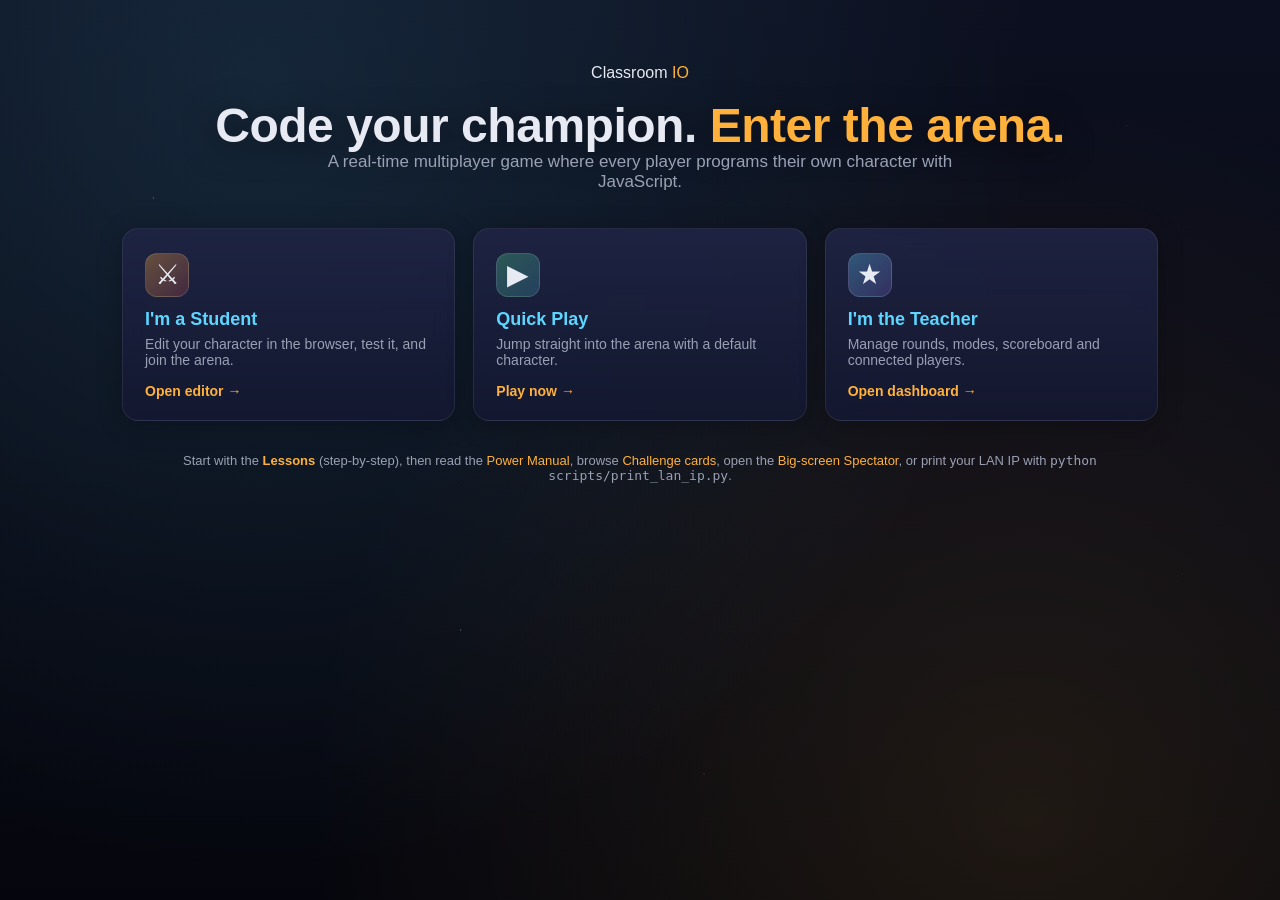
<file: static/index.html>
<!DOCTYPE html>
<html lang="en">
<head>
  <meta charset="utf-8" />
  <meta name="viewport" content="width=device-width, initial-scale=1" />
  <title>Classroom IO Game</title>
  <link rel="stylesheet" href="/static/styles.css" />
</head>
<body class="splash-bg">
  <div class="splash-stars" aria-hidden="true"></div>
  <main class="home splash">
    <header class="splash-head">
      <div class="brand-pill">
        <span class="brand-dot"></span>
        <span>Classroom <span class="accent">IO</span></span>
      </div>
      <h1 class="splash-title">Code your champion. <span class="accent">Enter the arena.</span></h1>
      <p class="lede">A real-time multiplayer game where every player programs their own character with JavaScript.</p>
    </header>

    <div class="cards splash-cards">
      <a class="card splash-card sc-student" href="/student">
        <div class="sc-icon">⚔</div>
        <h2>I'm a Student</h2>
        <p>Edit your character in the browser, test it, and join the arena.</p>
        <span class="sc-cta">Open editor →</span>
      </a>
      <a class="card splash-card sc-play" href="/game">
        <div class="sc-icon">▶</div>
        <h2>Quick Play</h2>
        <p>Jump straight into the arena with a default character.</p>
        <span class="sc-cta">Play now →</span>
      </a>
      <a class="card splash-card sc-teacher" href="/teacher">
        <div class="sc-icon">★</div>
        <h2>I'm the Teacher</h2>
        <p>Manage rounds, modes, scoreboard and connected players.</p>
        <span class="sc-cta">Open dashboard →</span>
      </a>
    </div>

    <footer class="splash-foot">
      Start with the <a href="/lessons"><strong>Lessons</strong></a> (step-by-step),
      then read the <a href="/manual">Power Manual</a>, browse
      <a href="/challenges">Challenge cards</a>, open the
      <a href="/spectator">Big-screen Spectator</a>, or print your LAN IP with
      <code>python scripts/print_lan_ip.py</code>.
    </footer>
  </main>
</body>
</html>
</file>
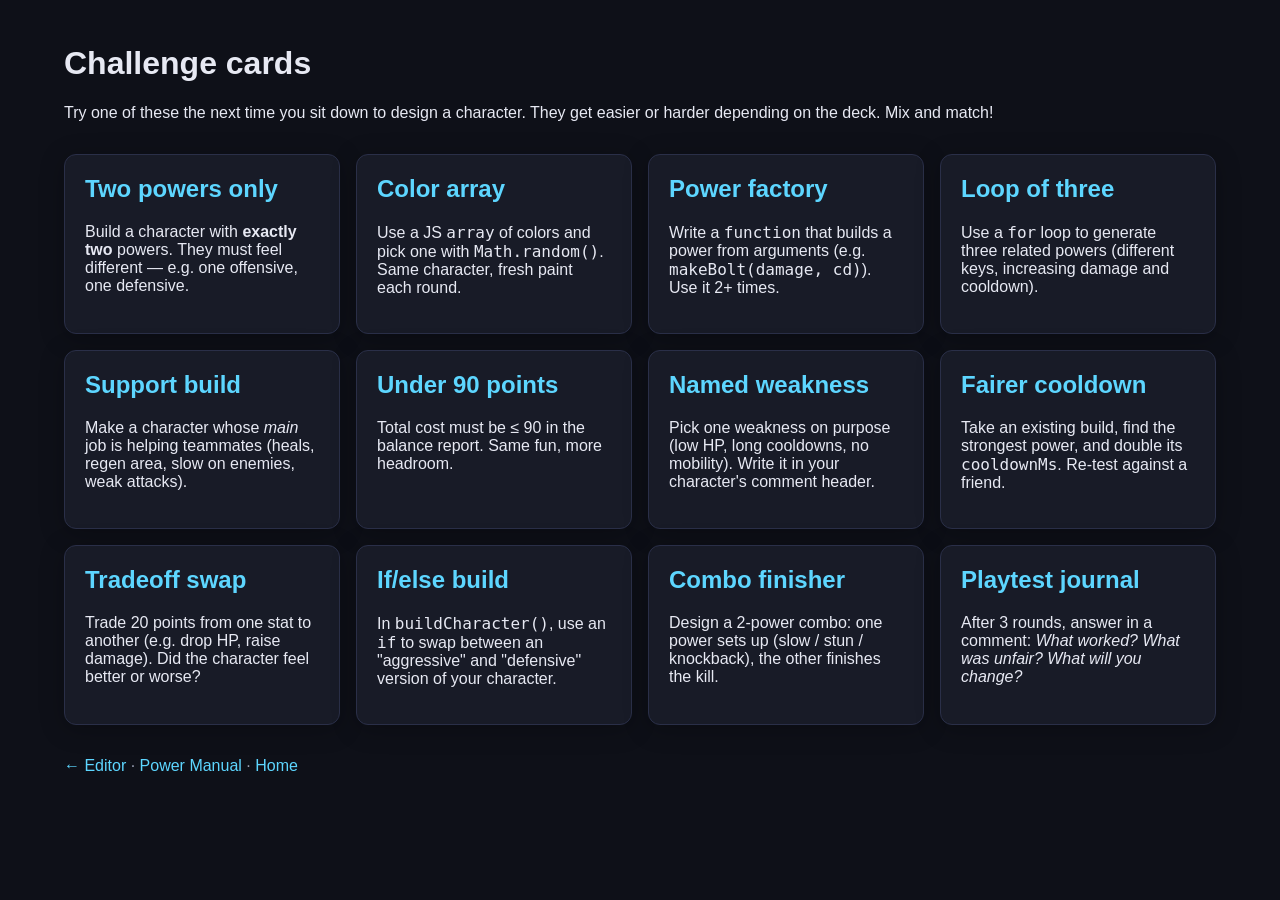
<file: static/challenges.html>
<!DOCTYPE html>
<html lang="en">
<head>
  <meta charset="utf-8" />
  <meta name="viewport" content="width=device-width, initial-scale=1" />
  <title>Challenges · Classroom IO Game</title>
  <link rel="stylesheet" href="/static/styles.css" />
</head>
<body>
  <main class="page">
    <h1>Challenge cards</h1>
    <p>Try one of these the next time you sit down to design a character. They
       get easier or harder depending on the deck. Mix and match!</p>

    <div class="cards">
      <div class="card"><h2>Two powers only</h2>
        <p>Build a character with <strong>exactly two</strong> powers. They must
           feel different — e.g. one offensive, one defensive.</p></div>
      <div class="card"><h2>Color array</h2>
        <p>Use a JS <code>array</code> of colors and pick one with
           <code>Math.random()</code>. Same character, fresh paint each round.</p></div>
      <div class="card"><h2>Power factory</h2>
        <p>Write a <code>function</code> that builds a power from arguments
           (e.g. <code>makeBolt(damage, cd)</code>). Use it 2+ times.</p></div>
      <div class="card"><h2>Loop of three</h2>
        <p>Use a <code>for</code> loop to generate three related powers
           (different keys, increasing damage and cooldown).</p></div>
      <div class="card"><h2>Support build</h2>
        <p>Make a character whose <em>main</em> job is helping teammates
           (heals, regen area, slow on enemies, weak attacks).</p></div>
      <div class="card"><h2>Under 90 points</h2>
        <p>Total cost must be ≤ 90 in the balance report. Same fun, more
           headroom.</p></div>
      <div class="card"><h2>Named weakness</h2>
        <p>Pick one weakness on purpose (low HP, long cooldowns, no mobility).
           Write it in your character's comment header.</p></div>
      <div class="card"><h2>Fairer cooldown</h2>
        <p>Take an existing build, find the strongest power, and double its
           <code>cooldownMs</code>. Re-test against a friend.</p></div>
      <div class="card"><h2>Tradeoff swap</h2>
        <p>Trade 20 points from one stat to another (e.g. drop HP, raise
           damage). Did the character feel better or worse?</p></div>
      <div class="card"><h2>If/else build</h2>
        <p>In <code>buildCharacter()</code>, use an <code>if</code> to swap
           between an "aggressive" and "defensive" version of your character.</p></div>
      <div class="card"><h2>Combo finisher</h2>
        <p>Design a 2-power combo: one power sets up (slow / stun / knockback),
           the other finishes the kill.</p></div>
      <div class="card"><h2>Playtest journal</h2>
        <p>After 3 rounds, answer in a comment:
           <em>What worked? What was unfair? What will you change?</em></p></div>
    </div>

    <p class="footer">
      <a href="/student">&larr; Editor</a> · <a href="/manual">Power Manual</a> · <a href="/">Home</a>
    </p>
  </main>
</body>
</html>
</file>
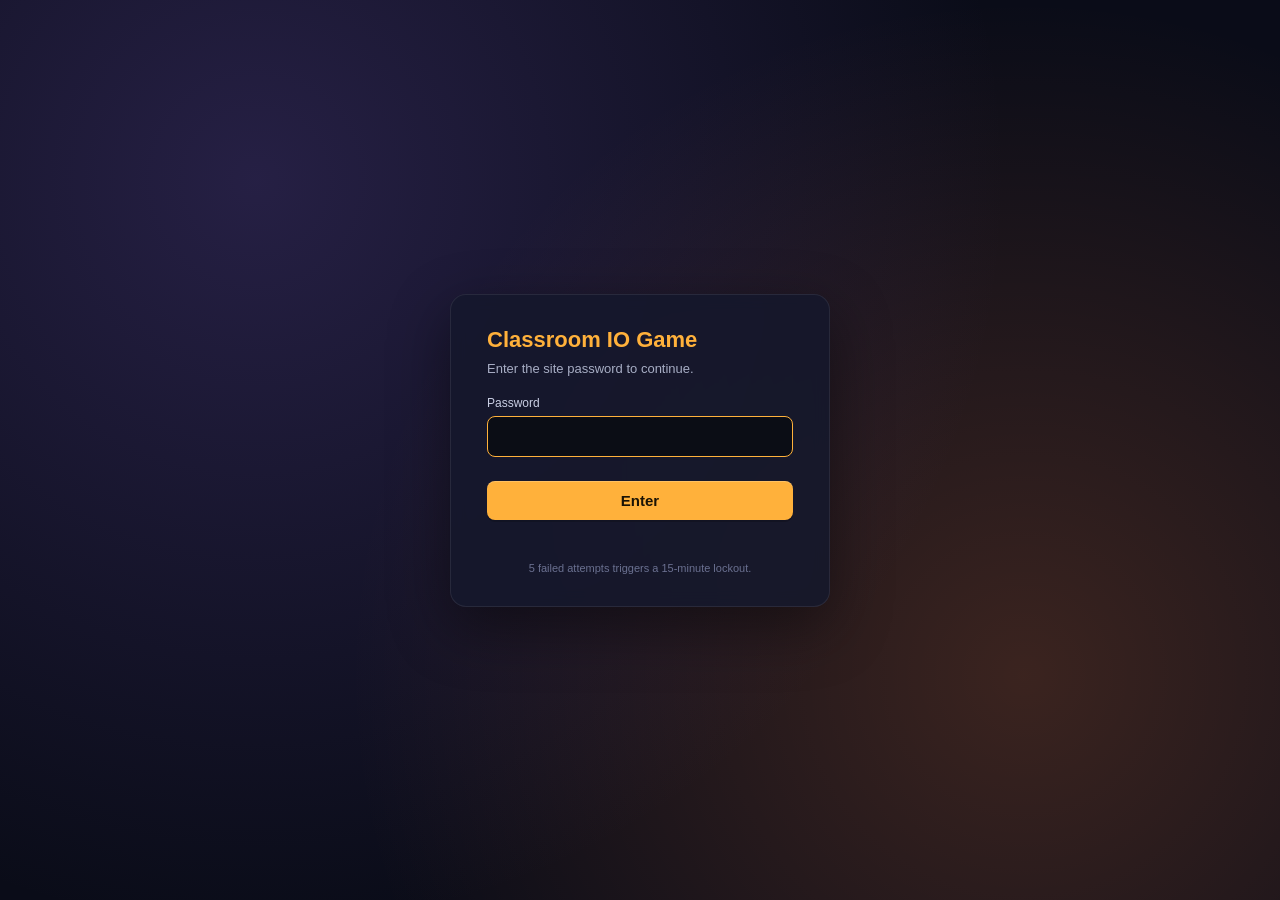
<file: static/login.html>
<!DOCTYPE html>
<html lang="en">
<head>
  <meta charset="utf-8" />
  <meta name="viewport" content="width=device-width, initial-scale=1" />
  <title>Sign in · Classroom IO Game</title>
  <link rel="stylesheet" href="/static/styles.css" />
  <style>
    body.login-body {
      min-height: 100vh;
      display: flex;
      align-items: center;
      justify-content: center;
      background:
        radial-gradient(circle at 20% 20%, rgba(120, 90, 200, 0.25), transparent 60%),
        radial-gradient(circle at 80% 75%, rgba(255, 130, 60, 0.2), transparent 55%),
        #0a0c18;
    }
    .login-card {
      background: rgba(20, 24, 44, 0.85);
      border: 1px solid rgba(255, 255, 255, 0.08);
      border-radius: 16px;
      padding: 32px 36px;
      box-shadow: 0 20px 60px rgba(0, 0, 0, 0.45);
      width: min(380px, 92vw);
      backdrop-filter: blur(8px);
    }
    .login-card h1 {
      margin: 0 0 8px;
      font-size: 22px;
      color: var(--accent, #ffb13b);
    }
    .login-card p { color: #a8aec5; font-size: 13px; margin: 0 0 20px; }
    .login-card label { display: block; font-size: 12px; color: #c9cee3; margin-bottom: 6px; }
    .login-card input[type=password] {
      width: 100%;
      padding: 11px 12px;
      background: #0b0d15;
      border: 1px solid rgba(255, 255, 255, 0.12);
      color: #f0f3ff;
      border-radius: 8px;
      font-size: 15px;
      box-sizing: border-box;
    }
    .login-card input[type=password]:focus {
      outline: none;
      border-color: var(--accent, #ffb13b);
    }
    .login-card button {
      margin-top: 16px;
      width: 100%;
      padding: 11px;
      background: var(--accent, #ffb13b);
      color: #1a1305;
      font-weight: 700;
      border: none;
      border-radius: 8px;
      cursor: pointer;
      font-size: 15px;
    }
    .login-card button[disabled] { opacity: 0.5; cursor: not-allowed; }
    .login-msg { margin-top: 14px; font-size: 13px; min-height: 18px; }
    .login-msg.err { color: #ff7a7a; }
    .login-msg.ok { color: #7affad; }
    .login-meta { margin-top: 10px; font-size: 11px; color: #6b7191; text-align: center; }
  </style>
</head>
<body class="login-body">
  <form class="login-card" id="loginForm" autocomplete="off">
    <h1>Classroom IO Game</h1>
    <p>Enter the site password to continue.</p>
    <label for="pw">Password</label>
    <input type="password" id="pw" name="password" autocomplete="current-password" required autofocus />
    <button type="submit" id="submitBtn">Enter</button>
    <div class="login-msg" id="msg"></div>
    <div class="login-meta">5 failed attempts triggers a 15-minute lockout.</div>
  </form>
  <script>
    const params = new URLSearchParams(location.search);
    const next = params.get('next') || '/';
    const form = document.getElementById('loginForm');
    const msg = document.getElementById('msg');
    const btn = document.getElementById('submitBtn');
    const pw = document.getElementById('pw');

    function setMsg(text, cls) {
      msg.textContent = text;
      msg.className = 'login-msg ' + (cls || '');
    }
    function lockUI(seconds) {
      btn.disabled = true;
      pw.disabled = true;
      const tick = () => {
        if (seconds <= 0) {
          btn.disabled = false; pw.disabled = false;
          setMsg('You may try again.', '');
          return;
        }
        const m = Math.floor(seconds / 60);
        const s = String(seconds % 60).padStart(2, '0');
        setMsg(`Locked. Try again in ${m}:${s}.`, 'err');
        seconds--;
        setTimeout(tick, 1000);
      };
      tick();
    }

    form.addEventListener('submit', async (ev) => {
      ev.preventDefault();
      btn.disabled = true;
      setMsg('Checking…', '');
      try {
        const res = await fetch('/api/login', {
          method: 'POST',
          headers: { 'Content-Type': 'application/json' },
          body: JSON.stringify({ password: pw.value }),
        });
        const data = await res.json();
        if (res.ok && data.ok) {
          setMsg('Welcome.', 'ok');
          setTimeout(() => { location.href = next; }, 200);
          return;
        }
        if (res.status === 429 && data.lockedSeconds) {
          lockUI(Math.ceil(data.lockedSeconds));
          return;
        }
        const left = data.attemptsRemaining;
        const tail = (left !== undefined) ? ` (${left} ${left === 1 ? 'try' : 'tries'} left)` : '';
        setMsg('Wrong password.' + tail, 'err');
        btn.disabled = false;
        pw.select();
      } catch (e) {
        setMsg('Network error. Try again.', 'err');
        btn.disabled = false;
      }
    });
  </script>
</body>
</html>
</file>
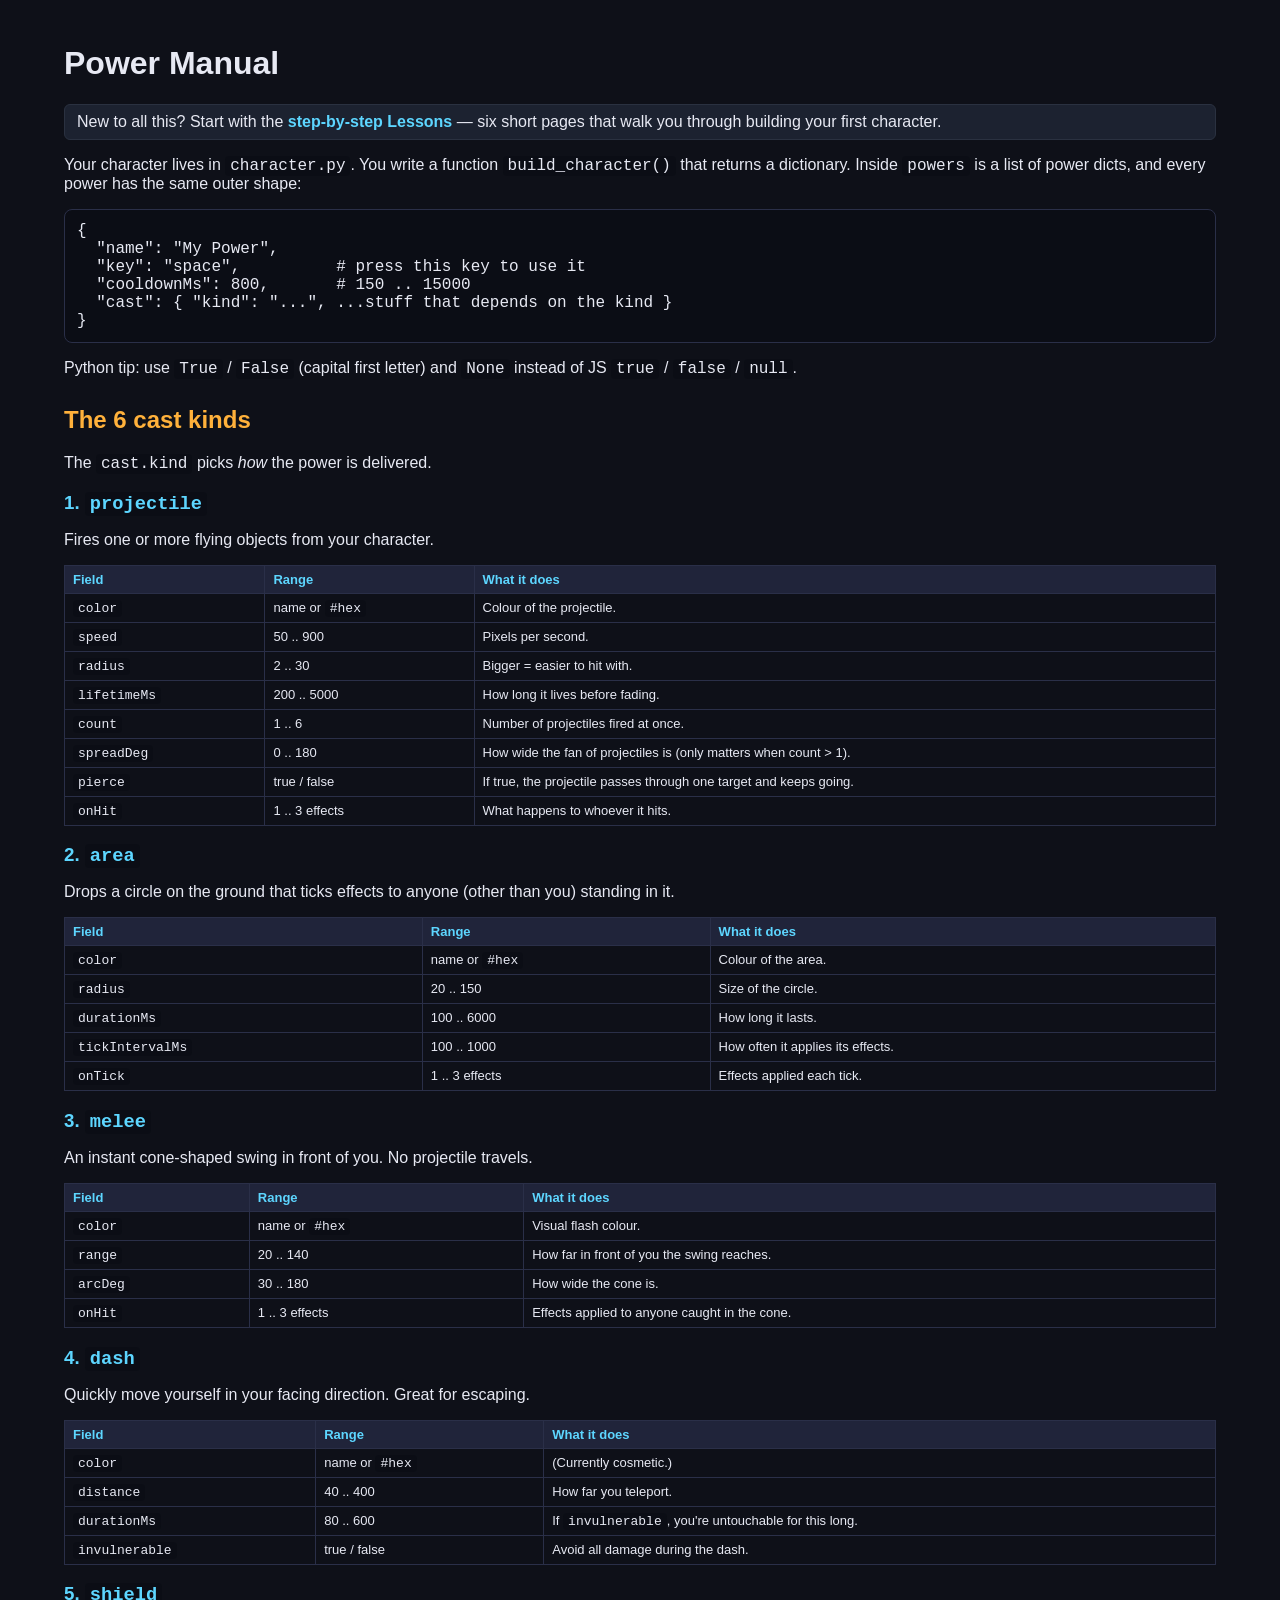
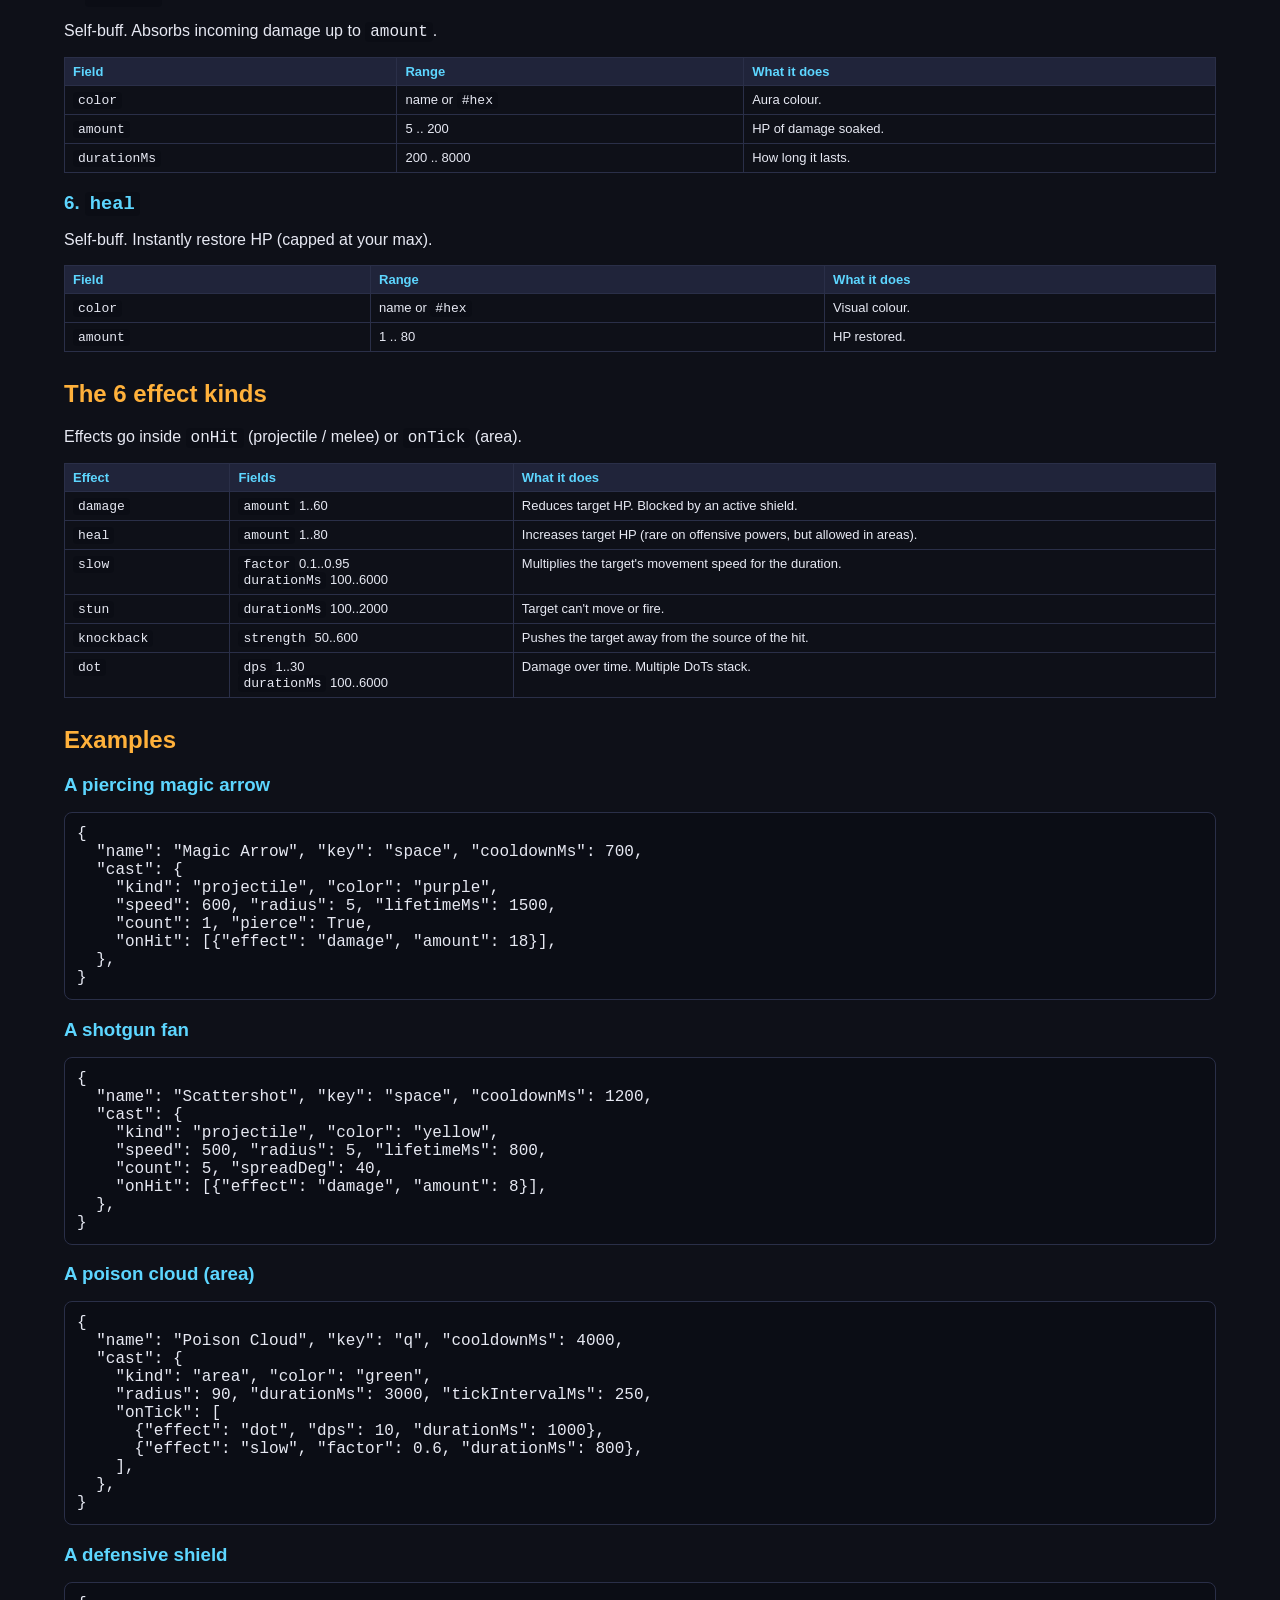
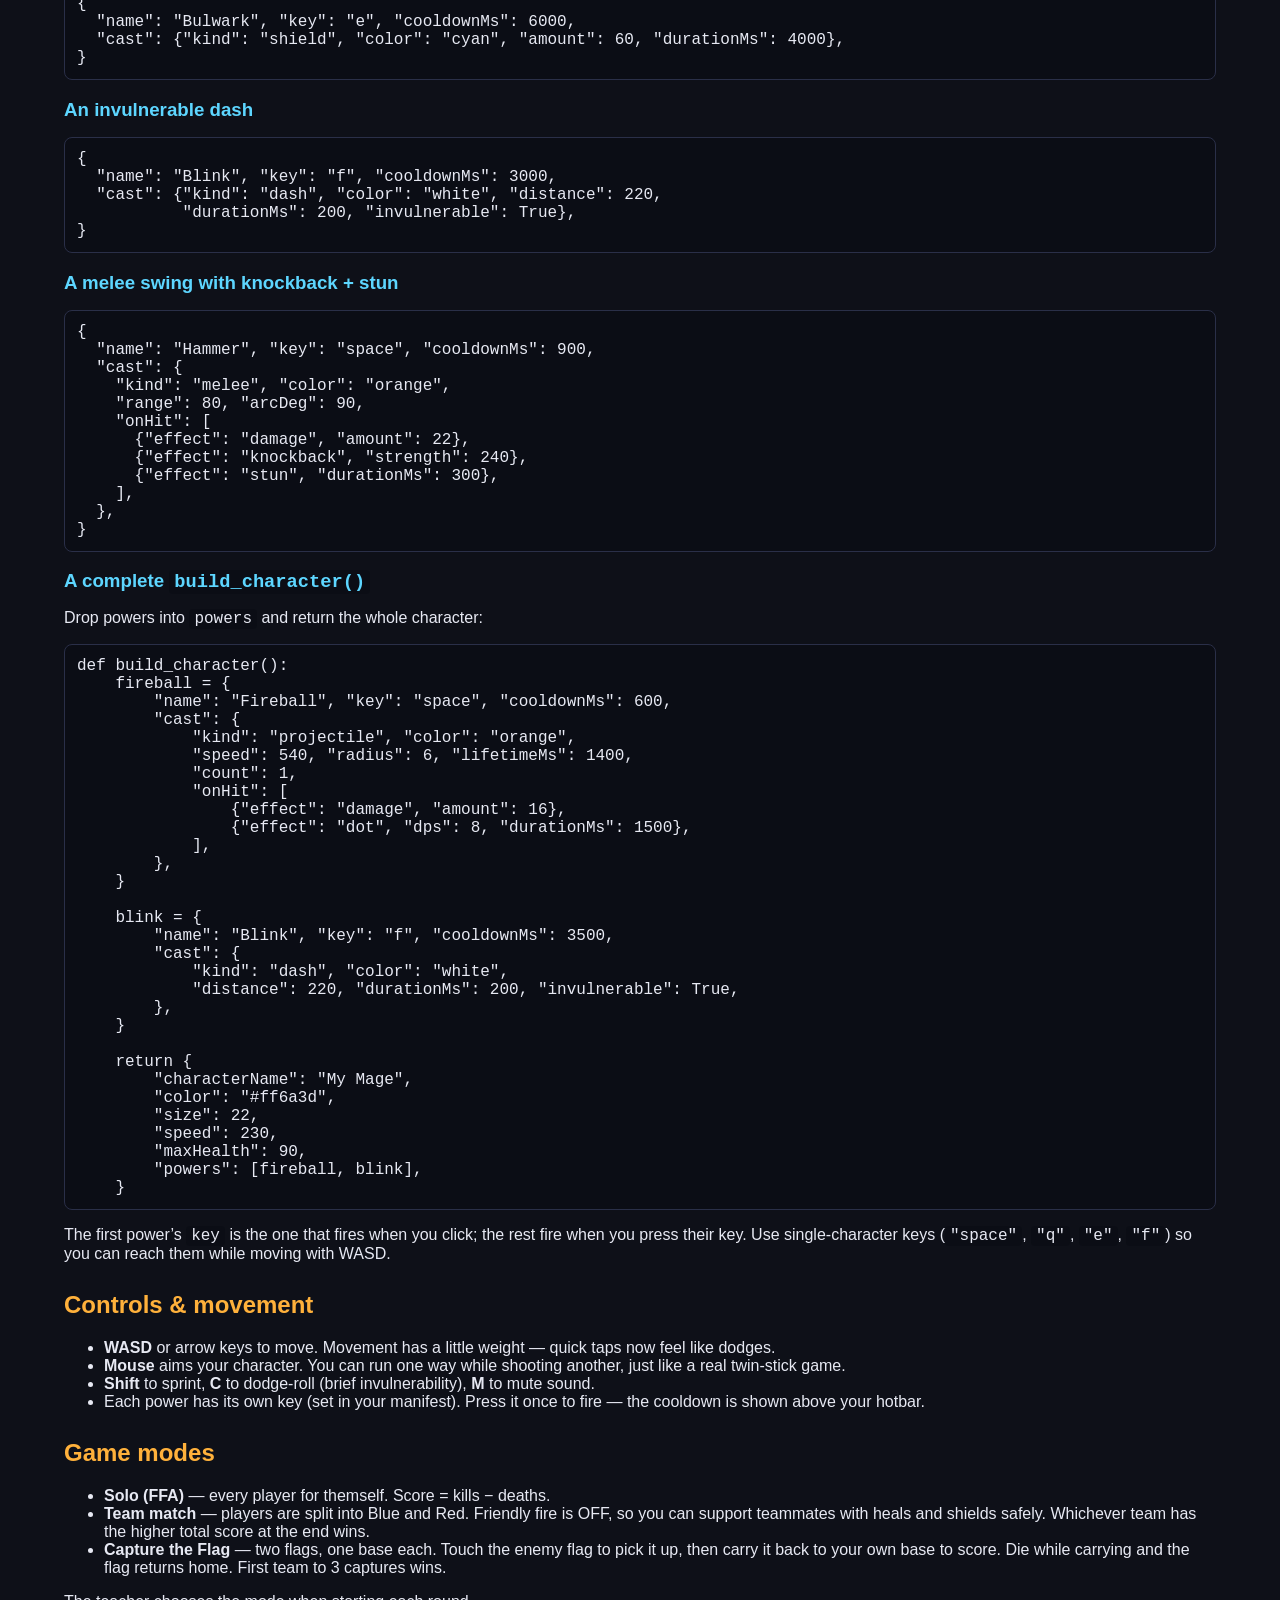
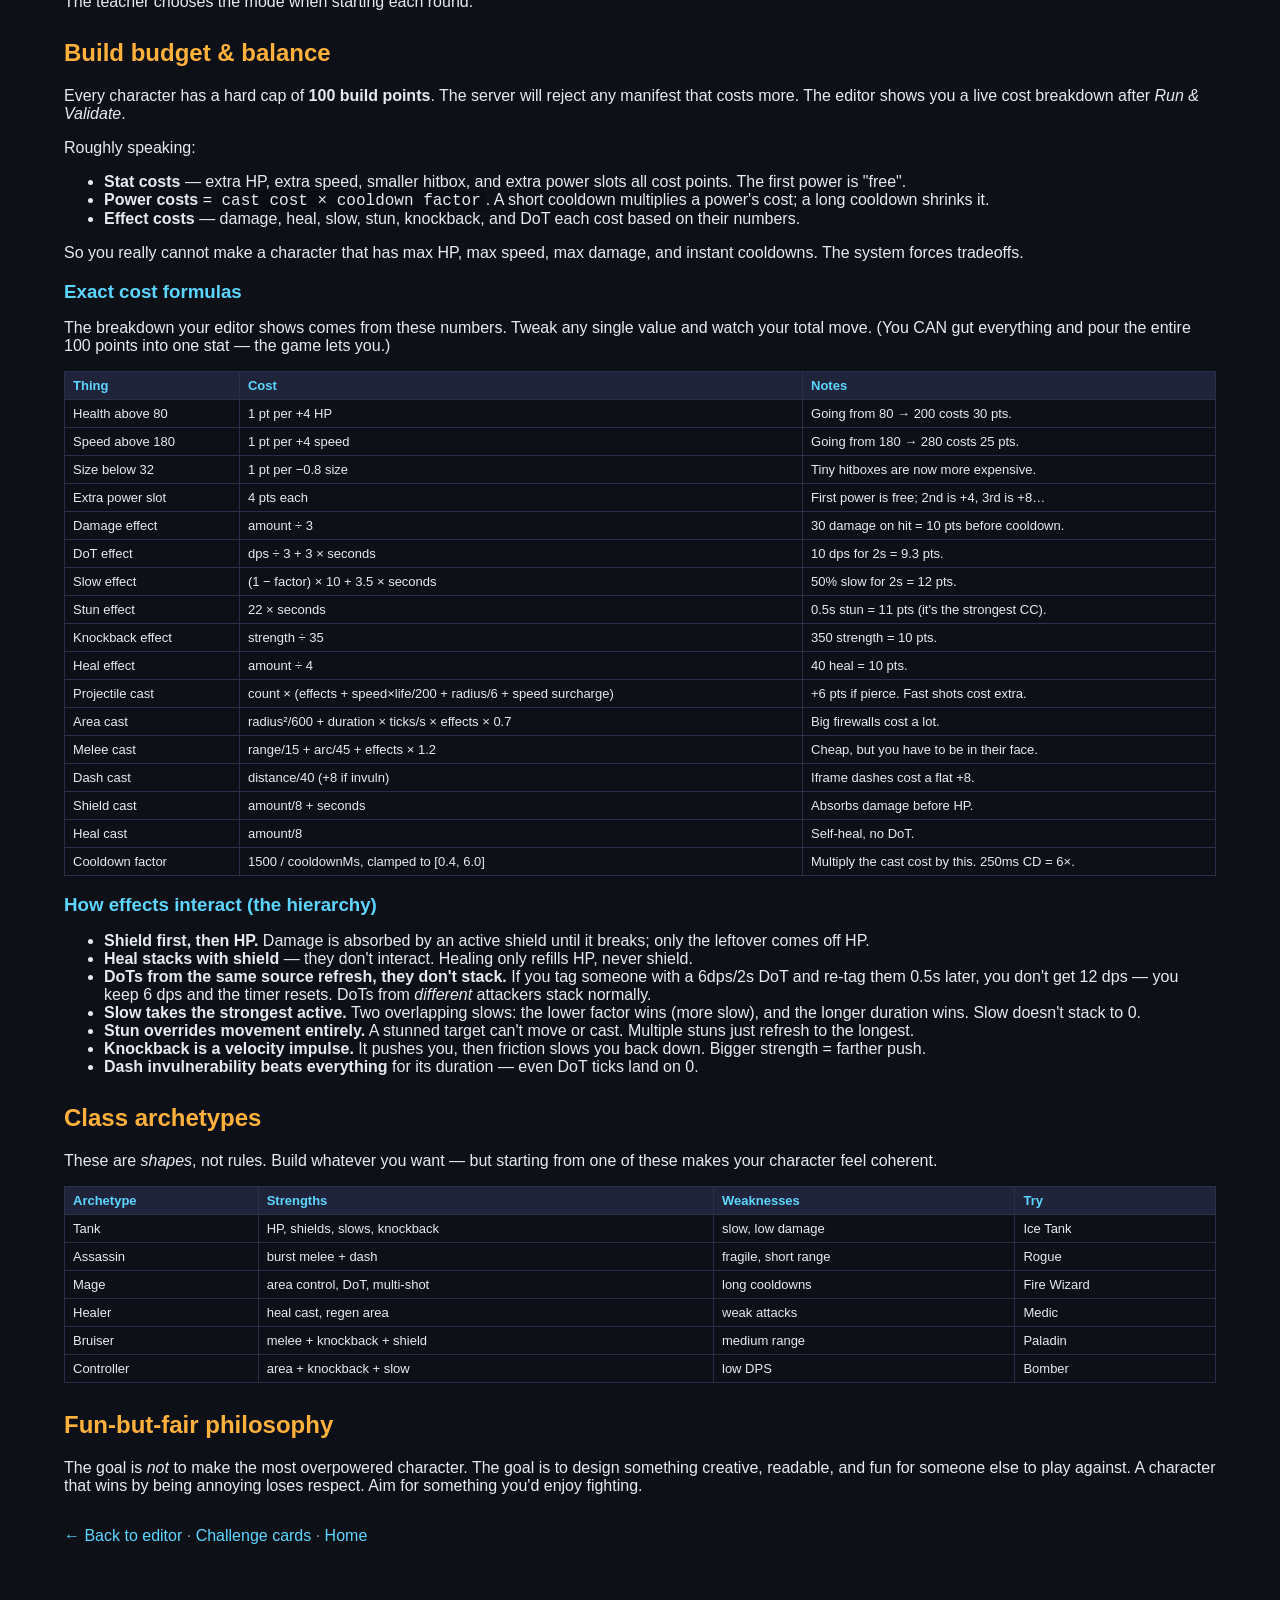
<file: static/manual.html>
<!DOCTYPE html>
<html lang="en">
<head>
  <meta charset="utf-8" />
  <meta name="viewport" content="width=device-width, initial-scale=1" />
  <title>Power Manual · Classroom IO Game</title>
  <link rel="stylesheet" href="/static/styles.css" />
  <style>
    .manual h2 { color: var(--accent); margin-top: 28px; }
    .manual h3 { color: var(--accent-2); margin-bottom: 4px; }
    .manual table { width: 100%; border-collapse: collapse; margin: 8px 0 16px; }
    .manual th, .manual td {
      border: 1px solid var(--border);
      padding: 6px 8px;
      vertical-align: top;
      text-align: left;
      font-size: 13px;
    }
    .manual th { background: var(--panel-2); color: var(--accent-2); }
    .manual code { background: #0b0d15; padding: 1px 5px; border-radius: 4px; }
    .manual pre {
      background: #0b0d15;
      border: 1px solid var(--border);
      border-radius: 8px;
      padding: 12px;
      overflow: auto;
    }
  </style>
</head>
<body>
  <main class="page manual">
    <h1>Power Manual</h1>
    <p style="background:#1c2230;border:1px solid #2a3140;padding:8px 12px;border-radius:6px;">
       New to all this? Start with the
       <a href="/lessons"><strong>step-by-step Lessons</strong></a> &mdash;
       six short pages that walk you through building your first character.
    </p>
    <p>Your character lives in <code>character.py</code>. You write a function
       <code>build_character()</code> that returns a dictionary. Inside
       <code>powers</code> is a list of power dicts, and every power has the
       same outer shape:</p>
    <pre>{
  "name": "My Power",
  "key": "space",          # press this key to use it
  "cooldownMs": 800,       # 150 .. 15000
  "cast": { "kind": "...", ...stuff that depends on the kind }
}</pre>
    <p>Python tip: use <code>True</code> / <code>False</code> (capital first
       letter) and <code>None</code> instead of JS <code>true</code> /
       <code>false</code> / <code>null</code>.</p>

    <h2>The 6 cast kinds</h2>
    <p>The <code>cast.kind</code> picks <em>how</em> the power is delivered.</p>

    <h3>1. <code>projectile</code></h3>
    <p>Fires one or more flying objects from your character.</p>
    <table>
      <tr><th>Field</th><th>Range</th><th>What it does</th></tr>
      <tr><td><code>color</code></td><td>name or <code>#hex</code></td><td>Colour of the projectile.</td></tr>
      <tr><td><code>speed</code></td><td>50 .. 900</td><td>Pixels per second.</td></tr>
      <tr><td><code>radius</code></td><td>2 .. 30</td><td>Bigger = easier to hit with.</td></tr>
      <tr><td><code>lifetimeMs</code></td><td>200 .. 5000</td><td>How long it lives before fading.</td></tr>
      <tr><td><code>count</code></td><td>1 .. 6</td><td>Number of projectiles fired at once.</td></tr>
      <tr><td><code>spreadDeg</code></td><td>0 .. 180</td><td>How wide the fan of projectiles is (only matters when count &gt; 1).</td></tr>
      <tr><td><code>pierce</code></td><td>true / false</td><td>If true, the projectile passes through one target and keeps going.</td></tr>
      <tr><td><code>onHit</code></td><td>1 .. 3 effects</td><td>What happens to whoever it hits.</td></tr>
    </table>

    <h3>2. <code>area</code></h3>
    <p>Drops a circle on the ground that ticks effects to anyone (other than you) standing in it.</p>
    <table>
      <tr><th>Field</th><th>Range</th><th>What it does</th></tr>
      <tr><td><code>color</code></td><td>name or <code>#hex</code></td><td>Colour of the area.</td></tr>
      <tr><td><code>radius</code></td><td>20 .. 150</td><td>Size of the circle.</td></tr>
      <tr><td><code>durationMs</code></td><td>100 .. 6000</td><td>How long it lasts.</td></tr>
      <tr><td><code>tickIntervalMs</code></td><td>100 .. 1000</td><td>How often it applies its effects.</td></tr>
      <tr><td><code>onTick</code></td><td>1 .. 3 effects</td><td>Effects applied each tick.</td></tr>
    </table>

    <h3>3. <code>melee</code></h3>
    <p>An instant cone-shaped swing in front of you. No projectile travels.</p>
    <table>
      <tr><th>Field</th><th>Range</th><th>What it does</th></tr>
      <tr><td><code>color</code></td><td>name or <code>#hex</code></td><td>Visual flash colour.</td></tr>
      <tr><td><code>range</code></td><td>20 .. 140</td><td>How far in front of you the swing reaches.</td></tr>
      <tr><td><code>arcDeg</code></td><td>30 .. 180</td><td>How wide the cone is.</td></tr>
      <tr><td><code>onHit</code></td><td>1 .. 3 effects</td><td>Effects applied to anyone caught in the cone.</td></tr>
    </table>

    <h3>4. <code>dash</code></h3>
    <p>Quickly move yourself in your facing direction. Great for escaping.</p>
    <table>
      <tr><th>Field</th><th>Range</th><th>What it does</th></tr>
      <tr><td><code>color</code></td><td>name or <code>#hex</code></td><td>(Currently cosmetic.)</td></tr>
      <tr><td><code>distance</code></td><td>40 .. 400</td><td>How far you teleport.</td></tr>
      <tr><td><code>durationMs</code></td><td>80 .. 600</td><td>If <code>invulnerable</code>, you're untouchable for this long.</td></tr>
      <tr><td><code>invulnerable</code></td><td>true / false</td><td>Avoid all damage during the dash.</td></tr>
    </table>

    <h3>5. <code>shield</code></h3>
    <p>Self-buff. Absorbs incoming damage up to <code>amount</code>.</p>
    <table>
      <tr><th>Field</th><th>Range</th><th>What it does</th></tr>
      <tr><td><code>color</code></td><td>name or <code>#hex</code></td><td>Aura colour.</td></tr>
      <tr><td><code>amount</code></td><td>5 .. 200</td><td>HP of damage soaked.</td></tr>
      <tr><td><code>durationMs</code></td><td>200 .. 8000</td><td>How long it lasts.</td></tr>
    </table>

    <h3>6. <code>heal</code></h3>
    <p>Self-buff. Instantly restore HP (capped at your max).</p>
    <table>
      <tr><th>Field</th><th>Range</th><th>What it does</th></tr>
      <tr><td><code>color</code></td><td>name or <code>#hex</code></td><td>Visual colour.</td></tr>
      <tr><td><code>amount</code></td><td>1 .. 80</td><td>HP restored.</td></tr>
    </table>

    <h2>The 6 effect kinds</h2>
    <p>Effects go inside <code>onHit</code> (projectile / melee) or <code>onTick</code> (area).</p>
    <table>
      <tr><th>Effect</th><th>Fields</th><th>What it does</th></tr>
      <tr>
        <td><code>damage</code></td>
        <td><code>amount</code> 1..60</td>
        <td>Reduces target HP. Blocked by an active shield.</td>
      </tr>
      <tr>
        <td><code>heal</code></td>
        <td><code>amount</code> 1..80</td>
        <td>Increases target HP (rare on offensive powers, but allowed in areas).</td>
      </tr>
      <tr>
        <td><code>slow</code></td>
        <td><code>factor</code> 0.1..0.95<br><code>durationMs</code> 100..6000</td>
        <td>Multiplies the target's movement speed for the duration.</td>
      </tr>
      <tr>
        <td><code>stun</code></td>
        <td><code>durationMs</code> 100..2000</td>
        <td>Target can't move or fire.</td>
      </tr>
      <tr>
        <td><code>knockback</code></td>
        <td><code>strength</code> 50..600</td>
        <td>Pushes the target away from the source of the hit.</td>
      </tr>
      <tr>
        <td><code>dot</code></td>
        <td><code>dps</code> 1..30<br><code>durationMs</code> 100..6000</td>
        <td>Damage over time. Multiple DoTs stack.</td>
      </tr>
    </table>

    <h2>Examples</h2>

    <h3>A piercing magic arrow</h3>
    <pre>{
  "name": "Magic Arrow", "key": "space", "cooldownMs": 700,
  "cast": {
    "kind": "projectile", "color": "purple",
    "speed": 600, "radius": 5, "lifetimeMs": 1500,
    "count": 1, "pierce": True,
    "onHit": [{"effect": "damage", "amount": 18}],
  },
}</pre>

    <h3>A shotgun fan</h3>
    <pre>{
  "name": "Scattershot", "key": "space", "cooldownMs": 1200,
  "cast": {
    "kind": "projectile", "color": "yellow",
    "speed": 500, "radius": 5, "lifetimeMs": 800,
    "count": 5, "spreadDeg": 40,
    "onHit": [{"effect": "damage", "amount": 8}],
  },
}</pre>

    <h3>A poison cloud (area)</h3>
    <pre>{
  "name": "Poison Cloud", "key": "q", "cooldownMs": 4000,
  "cast": {
    "kind": "area", "color": "green",
    "radius": 90, "durationMs": 3000, "tickIntervalMs": 250,
    "onTick": [
      {"effect": "dot", "dps": 10, "durationMs": 1000},
      {"effect": "slow", "factor": 0.6, "durationMs": 800},
    ],
  },
}</pre>

    <h3>A defensive shield</h3>
    <pre>{
  "name": "Bulwark", "key": "e", "cooldownMs": 6000,
  "cast": {"kind": "shield", "color": "cyan", "amount": 60, "durationMs": 4000},
}</pre>

    <h3>An invulnerable dash</h3>
    <pre>{
  "name": "Blink", "key": "f", "cooldownMs": 3000,
  "cast": {"kind": "dash", "color": "white", "distance": 220,
           "durationMs": 200, "invulnerable": True},
}</pre>

    <h3>A melee swing with knockback + stun</h3>
    <pre>{
  "name": "Hammer", "key": "space", "cooldownMs": 900,
  "cast": {
    "kind": "melee", "color": "orange",
    "range": 80, "arcDeg": 90,
    "onHit": [
      {"effect": "damage", "amount": 22},
      {"effect": "knockback", "strength": 240},
      {"effect": "stun", "durationMs": 300},
    ],
  },
}</pre>

    <h3>A complete <code>build_character()</code></h3>
    <p>Drop powers into <code>powers</code> and return the whole character:</p>
    <pre>def build_character():
    fireball = {
        "name": "Fireball", "key": "space", "cooldownMs": 600,
        "cast": {
            "kind": "projectile", "color": "orange",
            "speed": 540, "radius": 6, "lifetimeMs": 1400,
            "count": 1,
            "onHit": [
                {"effect": "damage", "amount": 16},
                {"effect": "dot", "dps": 8, "durationMs": 1500},
            ],
        },
    }

    blink = {
        "name": "Blink", "key": "f", "cooldownMs": 3500,
        "cast": {
            "kind": "dash", "color": "white",
            "distance": 220, "durationMs": 200, "invulnerable": True,
        },
    }

    return {
        "characterName": "My Mage",
        "color": "#ff6a3d",
        "size": 22,
        "speed": 230,
        "maxHealth": 90,
        "powers": [fireball, blink],
    }</pre>
    <p>The first power’s <code>key</code> is the one that fires when you click;
       the rest fire when you press their key. Use single-character keys
       (<code>"space"</code>, <code>"q"</code>, <code>"e"</code>, <code>"f"</code>) so you can
       reach them while moving with WASD.</p>

    <h2>Controls &amp; movement</h2>
    <ul>
      <li><strong>WASD</strong> or arrow keys to move. Movement has a little
          weight — quick taps now feel like dodges.</li>
      <li><strong>Mouse</strong> aims your character. You can run one way
          while shooting another, just like a real twin-stick game.</li>
      <li><strong>Shift</strong> to sprint, <strong>C</strong> to dodge-roll
          (brief invulnerability), <strong>M</strong> to mute sound.</li>
      <li>Each power has its own key (set in your manifest). Press it once to
          fire — the cooldown is shown above your hotbar.</li>
    </ul>

    <h2>Game modes</h2>
    <ul>
      <li><strong>Solo (FFA)</strong> — every player for themself. Score = kills − deaths.</li>
      <li><strong>Team match</strong> — players are split into Blue and Red. Friendly
          fire is OFF, so you can support teammates with heals and shields safely.
          Whichever team has the higher total score at the end wins.</li>
      <li><strong>Capture the Flag</strong> — two flags, one base each. Touch the
          enemy flag to pick it up, then carry it back to your own base to score.
          Die while carrying and the flag returns home. First team to 3 captures wins.</li>
    </ul>
    <p>The teacher chooses the mode when starting each round.</p>

    <h2>Build budget &amp; balance</h2>
    <p>Every character has a hard cap of <strong>100 build points</strong>.
       The server will reject any manifest that costs more. The editor shows
       you a live cost breakdown after <em>Run &amp; Validate</em>.</p>
    <p>Roughly speaking:</p>
    <ul>
      <li><strong>Stat costs</strong> — extra HP, extra speed, smaller hitbox,
        and extra power slots all cost points. The first power is "free".</li>
      <li><strong>Power costs</strong> = <code>cast cost &times; cooldown
        factor</code>. A short cooldown multiplies a power's cost; a long
        cooldown shrinks it.</li>
      <li><strong>Effect costs</strong> — damage, heal, slow, stun, knockback,
        and DoT each cost based on their numbers.</li>
    </ul>
    <p>So you really cannot make a character that has max HP, max speed, max
       damage, and instant cooldowns. The system forces tradeoffs.</p>

    <h3>Exact cost formulas</h3>
    <p>The breakdown your editor shows comes from these numbers. Tweak any
       single value and watch your total move. (You CAN gut everything and pour
       the entire 100 points into one stat — the game lets you.)</p>
    <table>
      <thead><tr><th>Thing</th><th>Cost</th><th>Notes</th></tr></thead>
      <tbody>
        <tr><td>Health above 80</td><td>1 pt per +4 HP</td><td>Going from 80 → 200 costs 30 pts.</td></tr>
        <tr><td>Speed above 180</td><td>1 pt per +4 speed</td><td>Going from 180 → 280 costs 25 pts.</td></tr>
        <tr><td>Size below 32</td><td>1 pt per −0.8 size</td><td>Tiny hitboxes are now more expensive.</td></tr>
        <tr><td>Extra power slot</td><td>4 pts each</td><td>First power is free; 2nd is +4, 3rd is +8…</td></tr>
        <tr><td>Damage effect</td><td>amount ÷ 3</td><td>30 damage on hit = 10 pts before cooldown.</td></tr>
        <tr><td>DoT effect</td><td>dps ÷ 3 + 3 × seconds</td><td>10 dps for 2s = 9.3 pts.</td></tr>
        <tr><td>Slow effect</td><td>(1 − factor) × 10 + 3.5 × seconds</td><td>50% slow for 2s = 12 pts.</td></tr>
        <tr><td>Stun effect</td><td>22 × seconds</td><td>0.5s stun = 11 pts (it's the strongest CC).</td></tr>
        <tr><td>Knockback effect</td><td>strength ÷ 35</td><td>350 strength = 10 pts.</td></tr>
        <tr><td>Heal effect</td><td>amount ÷ 4</td><td>40 heal = 10 pts.</td></tr>
        <tr><td>Projectile cast</td><td>count × (effects + speed×life/200 + radius/6 + speed surcharge)</td><td>+6 pts if pierce. Fast shots cost extra.</td></tr>
        <tr><td>Area cast</td><td>radius²/600 + duration × ticks/s × effects × 0.7</td><td>Big firewalls cost a lot.</td></tr>
        <tr><td>Melee cast</td><td>range/15 + arc/45 + effects × 1.2</td><td>Cheap, but you have to be in their face.</td></tr>
        <tr><td>Dash cast</td><td>distance/40 (+8 if invuln)</td><td>Iframe dashes cost a flat +8.</td></tr>
        <tr><td>Shield cast</td><td>amount/8 + seconds</td><td>Absorbs damage before HP.</td></tr>
        <tr><td>Heal cast</td><td>amount/8</td><td>Self-heal, no DoT.</td></tr>
        <tr><td>Cooldown factor</td><td>1500 / cooldownMs, clamped to [0.4, 6.0]</td><td>Multiply the cast cost by this. 250ms CD = 6×.</td></tr>
      </tbody>
    </table>

    <h3>How effects interact (the hierarchy)</h3>
    <ul>
      <li><strong>Shield first, then HP.</strong> Damage is absorbed by an active shield until it breaks; only the leftover comes off HP.</li>
      <li><strong>Heal stacks with shield</strong> — they don't interact. Healing only refills HP, never shield.</li>
      <li><strong>DoTs from the same source refresh, they don't stack.</strong> If you tag someone with a 6dps/2s DoT and re-tag them 0.5s later, you don't get 12 dps — you keep 6 dps and the timer resets. DoTs from <em>different</em> attackers stack normally.</li>
      <li><strong>Slow takes the strongest active.</strong> Two overlapping slows: the lower factor wins (more slow), and the longer duration wins. Slow doesn't stack to 0.</li>
      <li><strong>Stun overrides movement entirely.</strong> A stunned target can't move or cast. Multiple stuns just refresh to the longest.</li>
      <li><strong>Knockback is a velocity impulse.</strong> It pushes you, then friction slows you back down. Bigger strength = farther push.</li>
      <li><strong>Dash invulnerability beats everything</strong> for its duration — even DoT ticks land on 0.</li>
    </ul>

    <h2>Class archetypes</h2>
    <p>These are <em>shapes</em>, not rules. Build whatever you want — but
       starting from one of these makes your character feel coherent.</p>
    <table>
      <thead><tr><th>Archetype</th><th>Strengths</th><th>Weaknesses</th><th>Try</th></tr></thead>
      <tbody>
        <tr><td>Tank</td><td>HP, shields, slows, knockback</td><td>slow, low damage</td><td>Ice Tank</td></tr>
        <tr><td>Assassin</td><td>burst melee + dash</td><td>fragile, short range</td><td>Rogue</td></tr>
        <tr><td>Mage</td><td>area control, DoT, multi-shot</td><td>long cooldowns</td><td>Fire Wizard</td></tr>
        <tr><td>Healer</td><td>heal cast, regen area</td><td>weak attacks</td><td>Medic</td></tr>
        <tr><td>Bruiser</td><td>melee + knockback + shield</td><td>medium range</td><td>Paladin</td></tr>
        <tr><td>Controller</td><td>area + knockback + slow</td><td>low DPS</td><td>Bomber</td></tr>
      </tbody>
    </table>

    <h2>Fun-but-fair philosophy</h2>
    <p>The goal is <em>not</em> to make the most overpowered character. The goal
       is to design something creative, readable, and fun for someone else to
       play against. A character that wins by being annoying loses respect.
       Aim for something you'd enjoy fighting.</p>

    <p class="footer">
      <a href="/student">&larr; Back to editor</a> ·
      <a href="/challenges">Challenge cards</a> ·
      <a href="/">Home</a>
    </p>
  </main>
</body>
</html>
</file>
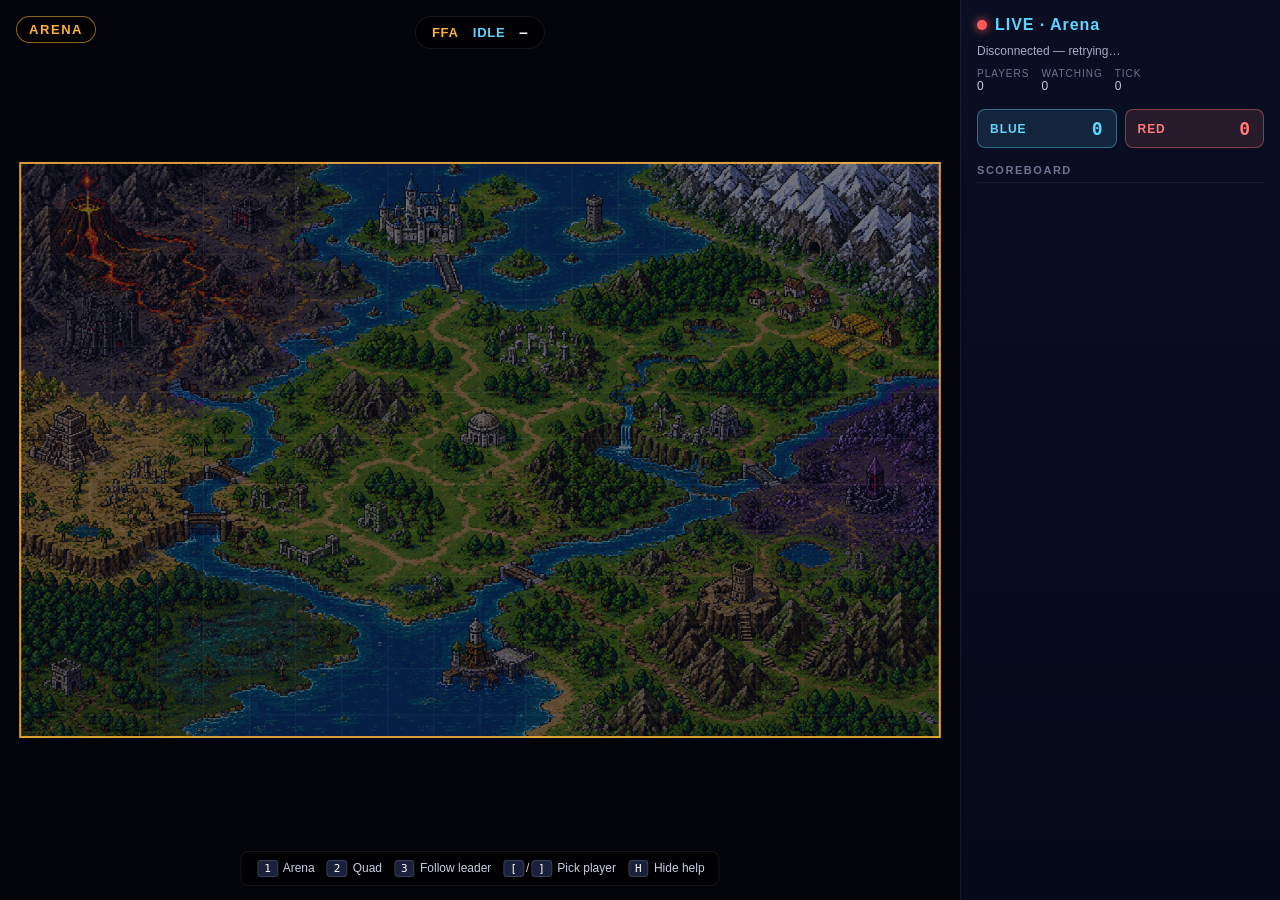
<file: static/spectator.html>
<!doctype html>
<html lang="en">
<head>
  <meta charset="utf-8">
  <title>Arena · Spectator</title>
  <link rel="stylesheet" href="/static/styles.css">
</head>
<body class="spectator-body">
  <div id="spec-root">
    <div id="spec-stage">
      <canvas id="spec-canvas"></canvas>
      <div id="spec-mode-pill" class="spec-pill">ARENA</div>
      <div id="spec-match-bar" class="spec-match-bar">
        <span id="spec-match-mode" class="smb-mode">FFA</span>
        <span id="spec-match-status" class="smb-status">—</span>
        <span id="spec-match-time" class="smb-time">—</span>
      </div>
      <div id="spec-help" class="spec-help">
        <kbd>1</kbd> Arena &nbsp; <kbd>2</kbd> Quad &nbsp; <kbd>3</kbd> Follow leader &nbsp; <kbd>[</kbd>/<kbd>]</kbd> Pick player &nbsp; <kbd>H</kbd> Hide help
      </div>
    </div>
    <aside id="spec-side">
      <div class="spec-title">
        <span class="spec-dot"></span>
        <span>LIVE · Arena</span>
      </div>
      <div id="spec-status" class="spec-status">Connecting…</div>
      <div class="spec-meta">
        <div><span class="lbl">Players</span><span id="spec-count">0</span></div>
        <div><span class="lbl">Watching</span><span id="spec-watchers">0</span></div>
        <div><span class="lbl">Tick</span><span id="spec-tick">—</span></div>
      </div>
      <div id="spec-team-scores" class="spec-team-scores" hidden>
        <div class="team-pill team-blue">Blue <b id="spec-team-blue">0</b></div>
        <div class="team-pill team-red">Red <b id="spec-team-red">0</b></div>
      </div>
      <div class="spec-board-title">Scoreboard</div>
      <ol id="spec-board" class="spec-board"></ol>
    </aside>
  </div>
  <script src="/static/spectator.js" defer></script>
</body>
</html>
</file>
<file: static/styles.css>
:root {
  --bg: #0e1018;
  --panel: #181b27;
  --panel-2: #20243a;
  --text: #e7e9f3;
  --muted: #9aa0b4;
  --accent: #ffb13b;
  --accent-2: #5dd6ff;
  --danger: #ff5a5a;
  --ok: #51d88a;
  --border: #2a2f48;
}

* { box-sizing: border-box; }

html, body {
  margin: 0;
  padding: 0;
  background: var(--bg);
  color: var(--text);
  font-family: -apple-system, BlinkMacSystemFont, "Segoe UI", Roboto, sans-serif;
  min-height: 100vh;
}

a { color: var(--accent-2); text-decoration: none; }
a:hover { text-decoration: underline; }

code, pre, textarea {
  font-family: ui-monospace, SFMono-Regular, Menlo, Consolas, monospace;
}

.home {
  max-width: 900px;
  margin: 0 auto;
  padding: 64px 24px;
  text-align: center;
}
.home h1 { font-size: 48px; margin: 0; }
.home .accent { color: var(--accent); }
.home .lede { color: var(--muted); font-size: 18px; }
.cards {
  display: grid;
  grid-template-columns: repeat(auto-fit, minmax(220px, 1fr));
  gap: 16px;
  margin: 32px 0;
}
.card {
  background: var(--panel);
  border: 1px solid var(--border);
  padding: 20px;
  border-radius: 12px;
  text-align: left;
  color: var(--text);
}
.card:hover { border-color: var(--accent); text-decoration: none; }
.card h2 { margin-top: 0; color: var(--accent-2); }

.page {
  max-width: 1200px;
  margin: 0 auto;
  padding: 24px;
}
.panel {
  background: var(--panel);
  border: 1px solid var(--border);
  padding: 16px;
  border-radius: 12px;
  margin: 12px 0;
}
.footer { color: var(--muted); margin-top: 32px; }

/* Editor */
.editor-grid {
  display: grid;
  grid-template-columns: 1fr 1fr;
  gap: 16px;
}
@media (max-width: 900px) { .editor-grid { grid-template-columns: 1fr; } }

textarea#code {
  width: 100%;
  min-height: 360px;
  background: #0b0d15;
  color: var(--text);
  border: 1px solid var(--border);
  border-radius: 8px;
  padding: 12px;
  font-size: 13px;
  line-height: 1.5;
  resize: vertical;
}
input, select {
  width: 100%;
  background: #0b0d15;
  color: var(--text);
  border: 1px solid var(--border);
  border-radius: 8px;
  padding: 8px 10px;
  font-size: 14px;
  margin-bottom: 8px;
}
label { display: block; margin: 12px 0 4px; color: var(--muted); font-size: 13px; }
.row { display: flex; gap: 8px; margin-top: 12px; }
button {
  background: var(--accent);
  color: #1a1300;
  border: none;
  border-radius: 8px;
  padding: 10px 14px;
  font-weight: 600;
  cursor: pointer;
}
button:disabled { opacity: 0.5; cursor: not-allowed; }
button.secondary { background: var(--panel-2); color: var(--text); }
pre#output, pre#healthOut {
  background: #0b0d15;
  border: 1px solid var(--border);
  border-radius: 8px;
  padding: 12px;
  white-space: pre-wrap;
  word-break: break-word;
  max-height: 320px;
  overflow: auto;
}
.tips { color: var(--muted); font-size: 14px; line-height: 1.5; }

/* Arena */
.arena-page { max-width: 1500px; }
.arena-header {
  display: flex;
  align-items: center;
  gap: 16px;
  margin-bottom: 12px;
}
.arena-header h1 { margin: 0; flex: 0 0 auto; }
.status {
  padding: 4px 10px;
  border-radius: 999px;
  background: var(--panel-2);
  color: var(--muted);
  font-size: 13px;
}
.status.connected { color: var(--ok); }
.status.error { color: var(--danger); }
.back { margin-left: auto; }

.arena-grid {
  display: grid;
  grid-template-columns: 1fr 280px;
  gap: 16px;
  align-items: start;
}
@media (max-width: 1100px) { .arena-grid { grid-template-columns: 1fr; } }
canvas#game {
  width: 100%;
  aspect-ratio: 3 / 2;
  height: auto;
  background: #05060a;
  border: 1px solid var(--border);
  border-radius: 12px;
  display: block;
}
.scoreboard ol { padding-left: 18px; }
.scoreboard li { margin: 4px 0; }
.swatch {
  display: inline-block;
  width: 10px; height: 10px;
  border-radius: 50%;
  margin-right: 6px;
  vertical-align: middle;
}

/* Balance report */
.report { margin-top: 16px; padding-top: 12px; border-top: 1px solid var(--border); }
.report h3 { font-size: 14px; margin: 12px 0 4px; color: var(--accent-2); text-transform: uppercase; letter-spacing: 0.05em; }
.report ul { margin: 0; padding-left: 18px; line-height: 1.5; font-size: 14px; }
.budget-bar {
  height: 14px; background: #0b0d15; border: 1px solid var(--border);
  border-radius: 8px; overflow: hidden; margin: 8px 0;
}
#budgetFill { height: 100%; width: 0%; transition: width 200ms ease; }

/* Teacher dashboard */
.tdash-grid { display: grid; grid-template-columns: 1fr 1fr; gap: 16px; }
@media (max-width: 900px) { .tdash-grid { grid-template-columns: 1fr; } }
.tbtn { background: var(--panel-2); color: var(--text); border: 1px solid var(--border);
        padding: 8px 12px; border-radius: 8px; cursor: pointer; font-size: 14px; margin: 4px 4px 4px 0; }
.tbtn:hover { border-color: var(--accent); }
.tbtn.danger { color: var(--danger); }
.scoreboard { width: 100%; border-collapse: collapse; font-size: 14px; }
.scoreboard th, .scoreboard td { text-align: left; padding: 6px 8px; border-bottom: 1px solid var(--border); }
.scoreboard th { color: var(--muted); font-weight: 500; }
.swatch { display: inline-block; width: 12px; height: 12px; border-radius: 3px; margin-right: 6px; vertical-align: middle; }

/* Match HUD */
.match-hud {
  position: absolute; top: 12px; left: 12px;
  background: rgba(11, 13, 21, 0.7); border: 1px solid var(--border);
  border-radius: 8px; padding: 6px 12px; font-size: 14px; pointer-events: none;
}

/* =====================================================================
   Game arena polish — modern HUD, kill feed, player card, hotbar
   ===================================================================== */

.arena-body {
  margin: 0;
  background: radial-gradient(ellipse at top, #1b1f3a 0%, #0a0c14 60%, #05060a 100%);
  min-height: 100vh;
  overflow: hidden;
  font-family: -apple-system, BlinkMacSystemFont, "Inter", "Segoe UI", Roboto, sans-serif;
}

.arena-topbar {
  display: flex;
  align-items: center;
  gap: 14px;
  padding: 10px 16px;
  background: linear-gradient(180deg, rgba(11,13,21,0.85), rgba(11,13,21,0.4));
  border-bottom: 1px solid rgba(255,255,255,0.05);
  position: relative;
  z-index: 10;
}
.arena-brand {
  display: flex; align-items: center; gap: 8px;
  font-weight: 700; font-size: 16px; color: var(--text);
  text-decoration: none;
}
.arena-brand .dot {
  width: 10px; height: 10px; border-radius: 50%;
  background: var(--accent);
  box-shadow: 0 0 12px var(--accent);
}
.arena-topbar .back {
  margin-left: 8px;
  padding: 6px 12px;
  border-radius: 999px;
  background: rgba(255,255,255,0.04);
  color: var(--muted);
  font-size: 13px;
}
.arena-topbar .back:first-of-type { margin-left: auto; }
.arena-topbar .back:hover { color: var(--text); background: rgba(255,255,255,0.08); text-decoration: none; }
.arena-topbar .status { margin-left: 8px; }

.stage {
  position: relative;
  width: 100vw;
  /* Fill the rest of the viewport below the top bar (~46px). */
  height: calc(100vh - 46px);
  overflow: hidden;
}
canvas#game {
  position: absolute;
  inset: 0;
  width: 100%;
  height: 100%;
  display: block;
  background: transparent;
}

/* Match HUD pill (created by JS) — restyle */
.match-hud {
  position: absolute;
  top: 16px; left: 50%;
  transform: translateX(-50%);
  background: rgba(11, 13, 21, 0.72);
  backdrop-filter: blur(10px);
  -webkit-backdrop-filter: blur(10px);
  border: 1px solid rgba(255,255,255,0.08);
  border-radius: 999px;
  padding: 8px 18px;
  font-size: 14px;
  font-weight: 600;
  letter-spacing: 0.02em;
  color: var(--text);
  pointer-events: none;
  white-space: nowrap;
  box-shadow: 0 6px 30px rgba(0,0,0,0.4);
}

/* Kill feed (top-right) */
.kill-feed {
  position: absolute;
  top: 16px; right: 16px;
  display: flex; flex-direction: column; gap: 4px;
  align-items: flex-end;
  pointer-events: none;
  max-width: 320px;
}
.kill-row {
  display: inline-flex; align-items: center; gap: 6px;
  background: rgba(11,13,21,0.78);
  backdrop-filter: blur(6px);
  -webkit-backdrop-filter: blur(6px);
  border: 1px solid rgba(255,255,255,0.06);
  border-radius: 6px;
  padding: 4px 10px;
  font-size: 13px;
  font-weight: 500;
  animation: kfIn 0.18s ease-out, kfOut 0.4s ease-in 4.6s forwards;
}
.kill-row .kf-name { color: var(--text); }
.kill-row .kf-icon { color: var(--accent); margin: 0 2px; font-weight: 700; }
@keyframes kfIn  { from { opacity: 0; transform: translateX(20px); } to { opacity: 1; transform: none; } }
@keyframes kfOut { to { opacity: 0; transform: translateX(20px); } }

/* Player card (bottom-left) */
.player-card {
  position: absolute;
  bottom: 16px; left: 16px;
  width: 280px;
  background: rgba(11,13,21,0.78);
  backdrop-filter: blur(10px);
  -webkit-backdrop-filter: blur(10px);
  border: 1px solid rgba(255,255,255,0.08);
  border-radius: 12px;
  padding: 12px;
  pointer-events: none;
  box-shadow: 0 10px 40px rgba(0,0,0,0.5);
}
.player-card.hidden { display: none; }
.pc-row { display: flex; align-items: center; gap: 10px; margin-bottom: 10px; }
.pc-portrait {
  width: 38px; height: 38px; border-radius: 50%;
  background: var(--accent);
  box-shadow: 0 0 12px currentColor, inset 0 0 8px rgba(0,0,0,0.3);
  flex: 0 0 auto;
}
.pc-meta { display: flex; flex-direction: column; min-width: 0; }
.pc-name { font-weight: 700; font-size: 14px; color: var(--text); }
.pc-char { font-size: 12px; color: var(--muted); }
.bar {
  position: relative;
  height: 14px;
  background: rgba(0,0,0,0.4);
  border: 1px solid rgba(255,255,255,0.06);
  border-radius: 7px;
  overflow: hidden;
  margin-bottom: 6px;
}
.bar-fill {
  height: 100%;
  width: 100%;
  transition: width 120ms ease-out;
  background: linear-gradient(180deg, var(--ok), #2ea765);
  box-shadow: inset 0 -4px 8px rgba(0,0,0,0.25);
}
.bar.hp .bar-fill.warn { background: linear-gradient(180deg, var(--accent), #c47a1c); }
.bar.hp .bar-fill.crit { background: linear-gradient(180deg, var(--danger), #a53838); }
.bar.stamina .bar-fill {
  background: linear-gradient(180deg, var(--accent-2), #2d8db0);
}
.bar-label {
  position: absolute; inset: 0;
  display: flex; align-items: center; justify-content: center;
  font-size: 11px; font-weight: 600; letter-spacing: 0.04em;
  color: rgba(255,255,255,0.85); text-shadow: 0 1px 2px rgba(0,0,0,0.6);
  text-transform: uppercase;
}
.pc-tip { font-size: 11px; color: var(--muted); margin-top: 2px; text-align: center; }

/* Hotbar (bottom-center) */
.hotbar {
  position: absolute;
  bottom: 18px; left: 50%;
  transform: translateX(-50%);
  display: flex; gap: 8px;
  pointer-events: none;
}
.hb-slot {
  position: relative;
  width: 56px; height: 56px;
  background: rgba(11,13,21,0.85);
  backdrop-filter: blur(6px);
  -webkit-backdrop-filter: blur(6px);
  border: 1px solid rgba(255,255,255,0.08);
  border-radius: 12px;
  display: flex; flex-direction: column;
  align-items: center; justify-content: center;
  box-shadow: 0 6px 20px rgba(0,0,0,0.4);
  overflow: hidden;
  transition: transform 0.08s ease;
}
.hb-slot.fired { transform: translateY(2px) scale(0.96); }
.hb-key {
  font-size: 11px; font-weight: 700; color: rgba(255,255,255,0.85);
  letter-spacing: 0.05em; text-transform: uppercase;
}
.hb-name {
  font-size: 10px; color: var(--muted);
  margin-top: 2px;
  max-width: 52px; overflow: hidden; text-overflow: ellipsis; white-space: nowrap;
}
.hb-color {
  position: absolute; top: 4px; left: 4px;
  width: 8px; height: 8px; border-radius: 50%;
  box-shadow: 0 0 6px currentColor;
}
.hb-cd-mask {
  position: absolute; left: 0; right: 0; bottom: 0;
  background: rgba(0,0,0,0.55);
  transition: height 100ms linear;
}

/* Banner (capture toasts, etc.) */
.banner {
  position: absolute;
  top: 80px; left: 50%;
  transform: translate(-50%, -10px);
  padding: 10px 22px;
  border-radius: 12px;
  font-size: 18px; font-weight: 700;
  background: rgba(11,13,21,0.8);
  border: 1px solid var(--accent);
  color: var(--accent);
  box-shadow: 0 0 30px rgba(255,177,59,0.35);
  opacity: 0;
  pointer-events: none;
  transition: opacity 200ms, transform 200ms;
}
.banner.show { opacity: 1; transform: translate(-50%, 0); }

/* Modernize generic buttons across pages */
button, .tbtn {
  background: linear-gradient(180deg, var(--accent), #d8901c);
  color: #1a1300;
  border: none;
  border-radius: 8px;
  padding: 10px 16px;
  font-weight: 700;
  font-size: 14px;
  cursor: pointer;
  box-shadow: 0 2px 0 rgba(0,0,0,0.2), inset 0 1px 0 rgba(255,255,255,0.2);
  transition: transform 0.06s ease, box-shadow 0.1s ease, filter 0.1s ease;
}
button:hover, .tbtn:hover { filter: brightness(1.08); }
button:active, .tbtn:active { transform: translateY(1px); box-shadow: 0 1px 0 rgba(0,0,0,0.2); }
button.secondary, .tbtn:not(.danger):not(:first-of-type) {
  background: linear-gradient(180deg, var(--panel-2), #181c30);
  color: var(--text);
  border: 1px solid var(--border);
  box-shadow: none;
}
.tbtn.danger {
  background: linear-gradient(180deg, var(--danger), #a73a3a);
  color: #fff;
}

/* Card pages — softer shadows */
.card {
  box-shadow: 0 4px 24px rgba(0,0,0,0.25);
  transition: transform 0.12s ease, border-color 0.12s ease;
}
.card:hover { transform: translateY(-2px); border-color: var(--accent); }

/* ===== Splash screen / shared dark gradient bg ===== */
body.splash-bg {
  background:
    radial-gradient(circle at 20% 10%, rgba(93,214,255,0.12), transparent 60%),
    radial-gradient(circle at 80% 90%, rgba(255,177,59,0.10), transparent 55%),
    linear-gradient(180deg, #0c0f1f 0%, #05060d 100%);
  min-height: 100vh;
  position: relative;
  overflow-x: hidden;
}
.splash-stars {
  position: fixed; inset: 0;
  background-image:
    radial-gradient(1.2px 1.2px at 12% 22%, rgba(255,255,255,0.7), transparent 60%),
    radial-gradient(1px 1px at 73% 38%, rgba(255,255,255,0.5), transparent 60%),
    radial-gradient(1.5px 1.5px at 36% 70%, rgba(255,255,255,0.6), transparent 60%),
    radial-gradient(1px 1px at 88% 14%, rgba(255,255,255,0.45), transparent 60%),
    radial-gradient(1.3px 1.3px at 55% 86%, rgba(255,255,255,0.55), transparent 60%),
    radial-gradient(1px 1px at 25% 48%, rgba(160,230,255,0.55), transparent 60%),
    radial-gradient(1px 1px at 92% 64%, rgba(255,177,59,0.45), transparent 60%);
  pointer-events: none;
  z-index: 0;
}
.home.splash {
  position: relative;
  z-index: 1;
  max-width: 1100px;
  margin: 0 auto;
  padding: 64px 32px 48px;
  text-align: center;
}
.splash-head { margin-bottom: 36px; }
.splash-head .brand-pill { margin: 0 auto 18px; display: inline-flex; }
.splash-title {
  font-size: clamp(28px, 4.4vw, 52px);
  line-height: 1.08;
  margin: 8px 0 14px;
  font-weight: 800;
  letter-spacing: -0.01em;
  text-shadow: 0 6px 32px rgba(0,0,0,0.6);
}
.home.splash .lede {
  font-size: 17px;
  color: var(--muted);
  max-width: 640px;
  margin: 0 auto;
}
.cards.splash-cards {
  display: grid;
  grid-template-columns: repeat(auto-fit, minmax(260px, 1fr));
  gap: 18px;
  margin: 36px 0 32px;
}
.splash-card {
  background: linear-gradient(180deg, rgba(31,36,68,0.9), rgba(20,24,50,0.85));
  backdrop-filter: blur(12px);
  -webkit-backdrop-filter: blur(12px);
  border: 1px solid rgba(255,255,255,0.08);
  border-radius: 16px;
  padding: 24px 22px 20px;
  text-align: left;
  position: relative;
  overflow: hidden;
  transition: transform 0.16s ease, border-color 0.16s ease, box-shadow 0.16s ease;
}
.splash-card:hover {
  transform: translateY(-3px);
  border-color: var(--accent);
  box-shadow: 0 10px 40px rgba(255,177,59,0.18);
}
.splash-card .sc-icon {
  font-size: 28px; line-height: 1;
  width: 44px; height: 44px;
  display: grid; place-items: center;
  border-radius: 12px;
  background: linear-gradient(135deg, rgba(255,177,59,0.2), rgba(93,214,255,0.18));
  border: 1px solid rgba(255,255,255,0.12);
  margin-bottom: 12px;
}
.splash-card h2 { margin: 0 0 6px; font-size: 18px; }
.splash-card p { margin: 0 0 14px; color: var(--muted); font-size: 14px; }
.sc-cta { color: var(--accent); font-weight: 700; font-size: 14px; }
.sc-student .sc-icon { background: linear-gradient(135deg, rgba(255,177,59,0.32), rgba(255,90,90,0.18)); }
.sc-play .sc-icon    { background: linear-gradient(135deg, rgba(81,216,138,0.30), rgba(93,214,255,0.18)); }
.sc-teacher .sc-icon { background: linear-gradient(135deg, rgba(93,214,255,0.30), rgba(160,120,255,0.20)); }
.splash-foot {
  margin-top: 24px;
  color: var(--muted);
  font-size: 13px;
}
.splash-foot a { color: var(--accent); }

/* Topnav for non-arena pages with our topbar */
.topnav { display: flex; gap: 8px; align-items: center; margin-left: auto; }
.tnav-link {
  padding: 7px 12px;
  border-radius: 10px;
  background: rgba(255,255,255,0.04);
  border: 1px solid rgba(255,255,255,0.08);
  color: var(--text);
  font-size: 13px;
  text-decoration: none;
}
.tnav-link:hover { background: rgba(255,255,255,0.08); }
.tnav-primary {
  background: linear-gradient(180deg, var(--accent), #d8902a);
  color: #1c1404;
  border-color: rgba(0,0,0,0.2);
  font-weight: 700;
}

/* Editor page layout when sitting under the topbar */
.editor-pad { padding-top: 24px; position: relative; z-index: 1; }
.editor-intro { max-width: 1100px; margin: 0 auto 18px; padding: 0 24px; }
.editor-intro h1 { margin: 0 0 6px; }

/* Sprite import widget */
.sprite-import {
  margin: 12px 0;
  background: rgba(255,255,255,0.03);
  border: 1px solid rgba(255,255,255,0.08);
  border-radius: 10px;
  padding: 8px 12px;
}
.sprite-import > summary {
  cursor: pointer;
  font-weight: 600;
  list-style: none;
  padding: 4px 0;
}
.sprite-import > summary::-webkit-details-marker { display: none; }
.sprite-help { padding-top: 8px; font-size: 13px; color: var(--muted); }
.sprite-help p { margin: 6px 0; }
.sprite-row {
  display: flex; gap: 10px; align-items: center; flex-wrap: wrap;
  margin: 10px 0;
}
.sprite-pick { display: inline-flex; gap: 6px; align-items: center; }
.sprite-out {
  background: #0a0d1c;
  border: 1px solid #1f2440;
  border-radius: 8px;
  padding: 10px;
  max-height: 220px;
  overflow: auto;
  font-size: 11.5px;
  color: #cfd5ee;
  white-space: pre-wrap;
  word-break: break-all;
}
.sprite-actions {
  display: flex; gap: 10px; flex-wrap: wrap; margin: 10px 0 4px;
}
.sprite-actions button {
  padding: 9px 14px;
  border-radius: 10px;
  border: 1px solid rgba(255,255,255,0.12);
  background: linear-gradient(180deg, var(--accent), #d8902a);
  color: #1c1404;
  font-weight: 700;
  cursor: pointer;
}
.sprite-actions button:disabled {
  background: rgba(255,255,255,0.06);
  color: var(--muted);
  border-color: rgba(255,255,255,0.08);
  cursor: not-allowed;
  opacity: 1;
}
.sprite-actions #spriteInsertBtn:not(:disabled) {
  background: linear-gradient(180deg, #5dd6ff, #2da6cf);
  color: #07212c;
}
.hint { font-size: 12px; color: var(--muted); }

/* Python status pill + upload row */
.py-status {
  display: inline-block;
  margin-left: 8px;
  font-size: 11px;
  padding: 2px 8px;
  border-radius: 999px;
  background: rgba(255,255,255,0.06);
  border: 1px solid rgba(255,255,255,0.1);
  color: var(--muted);
  vertical-align: middle;
}
.py-status.loading { color: #ffd24a; border-color: rgba(255,210,74,0.3); }
.py-status.ready   { color: #51d88a; border-color: rgba(81,216,138,0.3); }
.py-status.err     { color: #ff7a7a; border-color: rgba(255,122,122,0.4); }

.py-upload-row { margin-top: 8px; }
.py-upload {
  display: inline-flex; align-items: center; gap: 6px;
  padding: 6px 12px;
  border-radius: 10px;
  border: 1px dashed rgba(255,255,255,0.2);
  background: rgba(255,255,255,0.04);
  color: var(--text);
  font-size: 13px;
  cursor: pointer;
}
.py-upload:hover { background: rgba(255,255,255,0.08); }
.py-upload input[type=file] { display: none; }
.example-row { display: flex; gap: 8px; align-items: center; }
.example-row select { flex: 1; }

/* ===== Spectator view ===== */
.spectator-body { margin: 0; background: #02030a; color: #e7e9f3; overflow: hidden; height: 100vh; }
#spec-root {
  display: grid;
  grid-template-columns: 1fr 320px;
  width: 100vw; height: 100vh;
  background: #02030a;
}
#spec-stage {
  position: relative;
  background: radial-gradient(1200px 800px at 50% 50%, #131a3a 0%, #03040a 70%);
  overflow: hidden;
}
#spec-canvas { display: block; width: 100%; height: 100%; }
.spec-pill {
  position: absolute; top: 16px; left: 16px;
  padding: 6px 12px;
  background: rgba(0, 0, 0, 0.55);
  border: 1px solid rgba(255, 177, 59, 0.55);
  color: #ffb13b;
  font: 700 13px/1 -apple-system, BlinkMacSystemFont, sans-serif;
  letter-spacing: 0.12em;
  border-radius: 999px;
  pointer-events: none;
}
.spec-help {
  position: absolute; bottom: 14px; left: 50%; transform: translateX(-50%);
  padding: 8px 14px;
  background: rgba(0, 0, 0, 0.55);
  border: 1px solid rgba(255, 255, 255, 0.08);
  color: #c9cde0;
  font: 500 12px -apple-system, BlinkMacSystemFont, sans-serif;
  border-radius: 8px;
  pointer-events: none;
}
.spec-help kbd {
  display: inline-block; padding: 1px 6px; margin: 0 2px;
  background: #1a1f3a; border: 1px solid rgba(255,255,255,0.15); border-radius: 4px;
  color: #fff; font-family: ui-monospace, SFMono-Regular, Menlo, monospace;
  font-size: 11px;
}
#spec-side {
  background: linear-gradient(180deg, #0a0e22 0%, #06091a 100%);
  border-left: 1px solid rgba(255, 255, 255, 0.06);
  padding: 16px;
  display: flex; flex-direction: column; gap: 10px;
  font: 14px -apple-system, BlinkMacSystemFont, sans-serif;
  overflow: hidden;
}
.spec-title {
  display: flex; align-items: center; gap: 8px;
  font: 700 16px -apple-system, sans-serif;
  letter-spacing: 0.06em;
  color: #5dd6ff;
}
.spec-dot {
  width: 10px; height: 10px; border-radius: 50%;
  background: #ff5a5a;
  box-shadow: 0 0 10px #ff5a5a;
  animation: spec-pulse 1.4s ease-in-out infinite;
}
@keyframes spec-pulse { 0%,100% { opacity: 0.6; } 50% { opacity: 1; } }
.spec-status { color: #a6acc6; font-size: 12px; }
.spec-meta { display: flex; gap: 12px; color: #c9cde0; font-size: 12px; }
.spec-meta .lbl { display: block; color: #6e7491; font-size: 10px; letter-spacing: 0.1em; text-transform: uppercase; }
.spec-board-title {
  margin-top: 6px;
  font: 600 11px -apple-system, sans-serif;
  letter-spacing: 0.14em;
  color: #6e7491;
  text-transform: uppercase;
  border-bottom: 1px solid rgba(255,255,255,0.06);
  padding-bottom: 6px;
}
.spec-board {
  list-style: none; margin: 0; padding: 0;
  overflow-y: auto; flex: 1;
  display: flex; flex-direction: column; gap: 4px;
}
.spec-row {
  --col: #888;
  display: grid;
  grid-template-columns: 22px 16px 1fr auto;
  align-items: center;
  gap: 8px;
  padding: 6px 8px;
  border-radius: 6px;
  background: rgba(255,255,255,0.02);
  cursor: pointer;
  transition: background 0.15s;
}
.spec-row:hover { background: rgba(255,255,255,0.06); }
.spec-row.pinned { background: rgba(255, 224, 102, 0.12); border: 1px solid rgba(255, 224, 102, 0.4); }
.spec-row .rank {
  color: #6e7491; font: 700 12px ui-monospace, SFMono-Regular, monospace;
  text-align: right;
}
.spec-row .swatch {
  width: 12px; height: 12px; border-radius: 50%;
  background: var(--col);
  box-shadow: 0 0 6px var(--col);
}
.spec-row .name { color: #e7e9f3; font-size: 13px; overflow: hidden; text-overflow: ellipsis; white-space: nowrap; }
.spec-row .name em { color: #6e7491; font-style: normal; font-size: 11px; }
.spec-row .kd {
  color: #c9cde0; font: 600 12px ui-monospace, SFMono-Regular, monospace;
}

@media (max-width: 900px) {
  #spec-root { grid-template-columns: 1fr; grid-template-rows: 1fr 240px; }
  #spec-side { border-left: none; border-top: 1px solid rgba(255,255,255,0.06); }
}

/* Spectator: top match bar + team scores */
.spec-match-bar {
  position: absolute; top: 16px; left: 50%; transform: translateX(-50%);
  display: flex; align-items: center; gap: 14px;
  padding: 8px 16px;
  background: rgba(0, 0, 0, 0.55);
  border: 1px solid rgba(255, 255, 255, 0.08);
  border-radius: 999px;
  color: #e7e9f3;
  font: 600 13px -apple-system, sans-serif;
  letter-spacing: 0.06em;
  pointer-events: none;
  text-transform: uppercase;
}
.smb-mode { color: #ffb13b; }
.smb-status { color: #5dd6ff; }
.smb-time { font-family: ui-monospace, SFMono-Regular, Menlo, monospace; color: #fff; }

.spec-team-scores {
  display: flex; gap: 8px;
  margin-top: 6px;
}
.team-pill {
  flex: 1;
  display: flex; align-items: center; justify-content: space-between;
  padding: 8px 12px;
  border-radius: 8px;
  font: 600 12px -apple-system, sans-serif;
  letter-spacing: 0.08em;
  text-transform: uppercase;
}
.team-pill b { font-size: 18px; font-family: ui-monospace, SFMono-Regular, Menlo, monospace; }
.team-pill.team-blue { background: rgba(93, 214, 255, 0.12); border: 1px solid rgba(93, 214, 255, 0.4); color: #5dd6ff; }
.team-pill.team-red  { background: rgba(255, 122, 122, 0.12); border: 1px solid rgba(255, 122, 122, 0.4); color: #ff7a7a; }

/* Sprite preview thumbnails (live) */
.sprite-preview {
  display: flex; gap: 6px; flex-wrap: wrap;
  padding: 8px;
  background: rgba(0,0,0,0.25);
  border: 1px dashed rgba(255,255,255,0.1);
  border-radius: 8px;
  margin: 8px 0;
}
.sprite-thumb {
  width: 48px; height: 48px;
  object-fit: contain;
  background: repeating-conic-gradient(#222 0% 25%, #333 0% 50%) 0 0/12px 12px;
  border: 1px solid rgba(255,255,255,0.08);
  border-radius: 4px;
}
.sprite-formats { margin: 6px 0 10px 18px; padding: 0; color: #c9cde0; font-size: 12px; }
.sprite-formats li { margin: 2px 0; }
</file>
